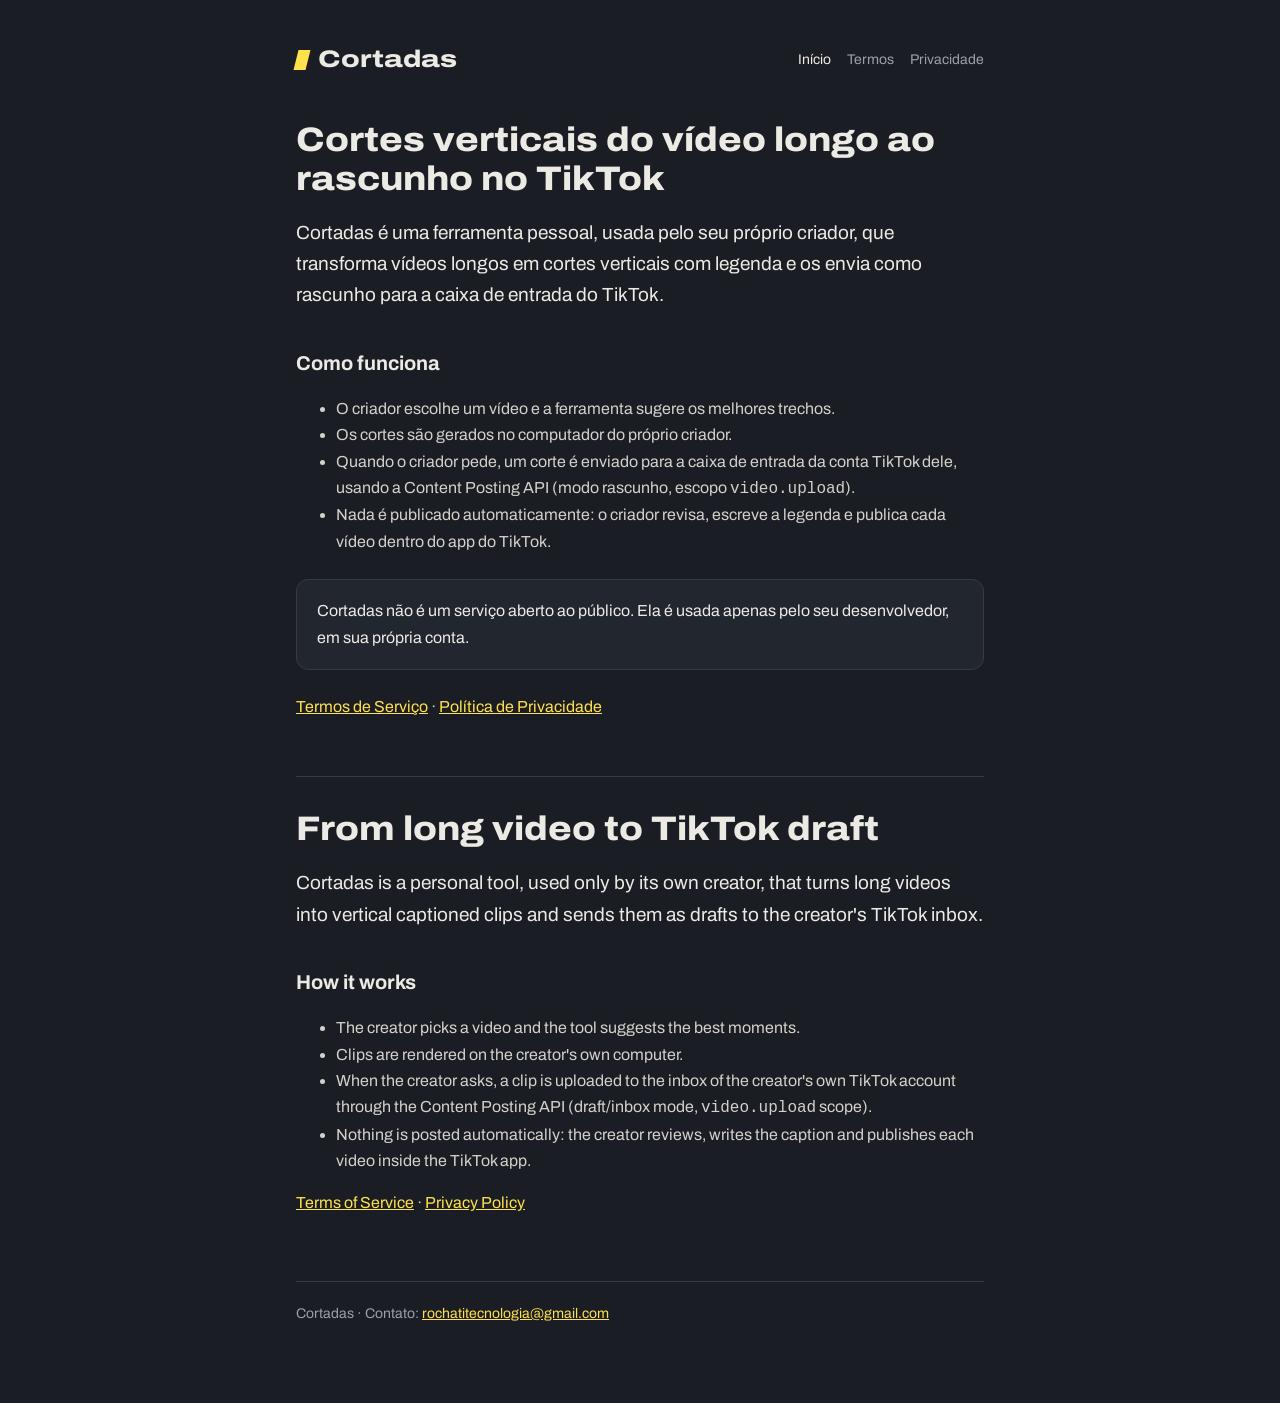
<file: index.html>
<!doctype html><html lang="pt-BR"><head><meta charset="utf-8"><meta name="viewport" content="width=device-width,initial-scale=1"><link href="https://fonts.googleapis.com/css2?family=Archivo:wdth,wght@62..125,400..800&display=swap" rel="stylesheet"><link rel="stylesheet" href="style.css"><title>Cortadas</title><meta name="description" content="Ferramenta pessoal que transforma vídeos longos em cortes verticais e envia para a caixa de entrada do TikTok."></head><body><div class="wrap">
<header><a class="brand" href="./"><i aria-hidden="true"></i>Cortadas</a><nav><a href="./" aria-current="page">Início</a><a href="terms.html" >Termos</a><a href="privacy.html" >Privacidade</a></nav></header>
<h1>Cortes verticais do vídeo longo ao rascunho no TikTok</h1>
<p class="lead">Cortadas é uma ferramenta pessoal, usada pelo seu próprio criador, que transforma vídeos longos em cortes verticais com legenda e os envia como rascunho para a caixa de entrada do TikTok.</p>
<h2>Como funciona</h2>
<ul>
<li>O criador escolhe um vídeo e a ferramenta sugere os melhores trechos.</li>
<li>Os cortes são gerados no computador do próprio criador.</li>
<li>Quando o criador pede, um corte é enviado para a caixa de entrada da conta TikTok dele, usando a Content Posting API (modo rascunho, escopo <code>video.upload</code>).</li>
<li>Nada é publicado automaticamente: o criador revisa, escreve a legenda e publica cada vídeo dentro do app do TikTok.</li>
</ul>
<div class="box">Cortadas não é um serviço aberto ao público. Ela é usada apenas pelo seu desenvolvedor, em sua própria conta.</div>
<p><a href="terms.html">Termos de Serviço</a> · <a href="privacy.html">Política de Privacidade</a></p>

<section class="lang" lang="en">
<h1>From long video to TikTok draft</h1>
<p class="lead">Cortadas is a personal tool, used only by its own creator, that turns long videos into vertical captioned clips and sends them as drafts to the creator's TikTok inbox.</p>
<h2>How it works</h2>
<ul>
<li>The creator picks a video and the tool suggests the best moments.</li>
<li>Clips are rendered on the creator's own computer.</li>
<li>When the creator asks, a clip is uploaded to the inbox of the creator's own TikTok account through the Content Posting API (draft/inbox mode, <code>video.upload</code> scope).</li>
<li>Nothing is posted automatically: the creator reviews, writes the caption and publishes each video inside the TikTok app.</li>
</ul>
<p><a href="terms.html#en">Terms of Service</a> · <a href="privacy.html#en">Privacy Policy</a></p>
</section>
<footer>Cortadas · Contato: <a href="mailto:rochatitecnologia@gmail.com">rochatitecnologia@gmail.com</a></footer></div></body></html>
</file>
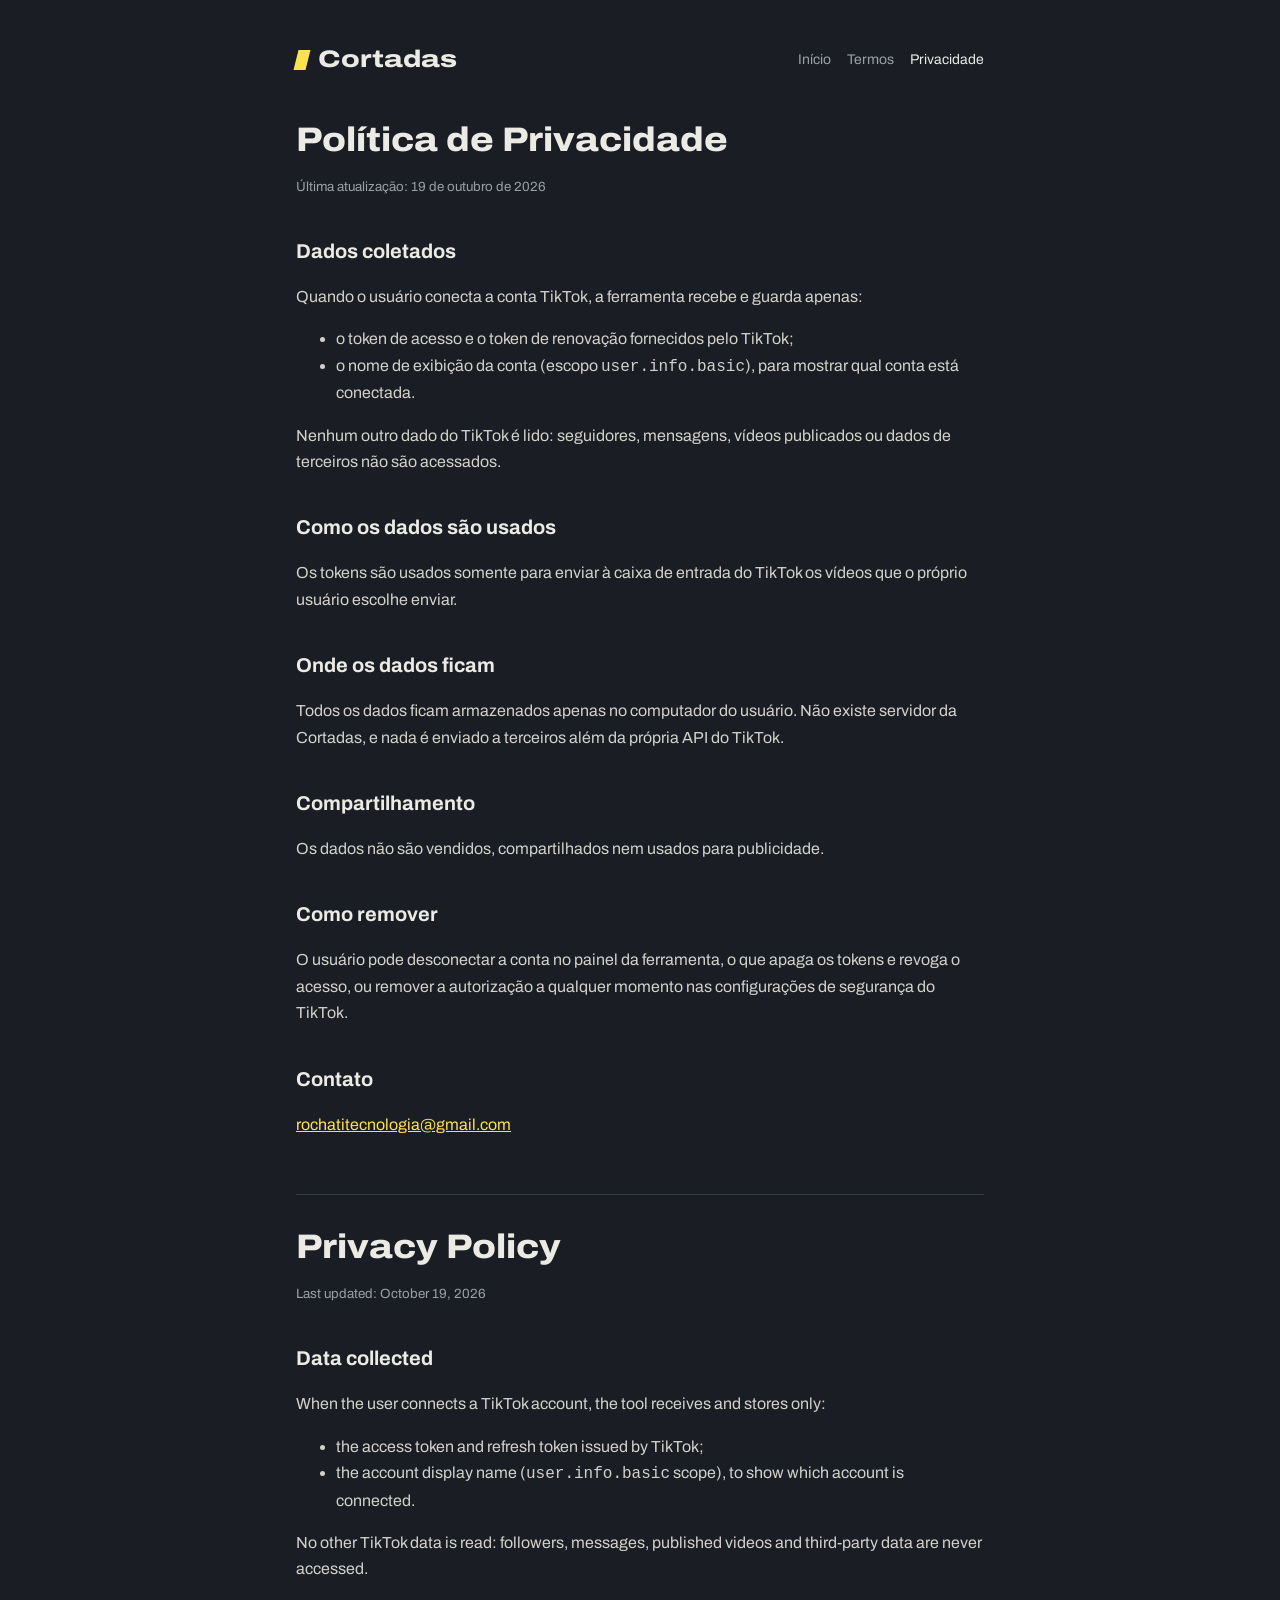
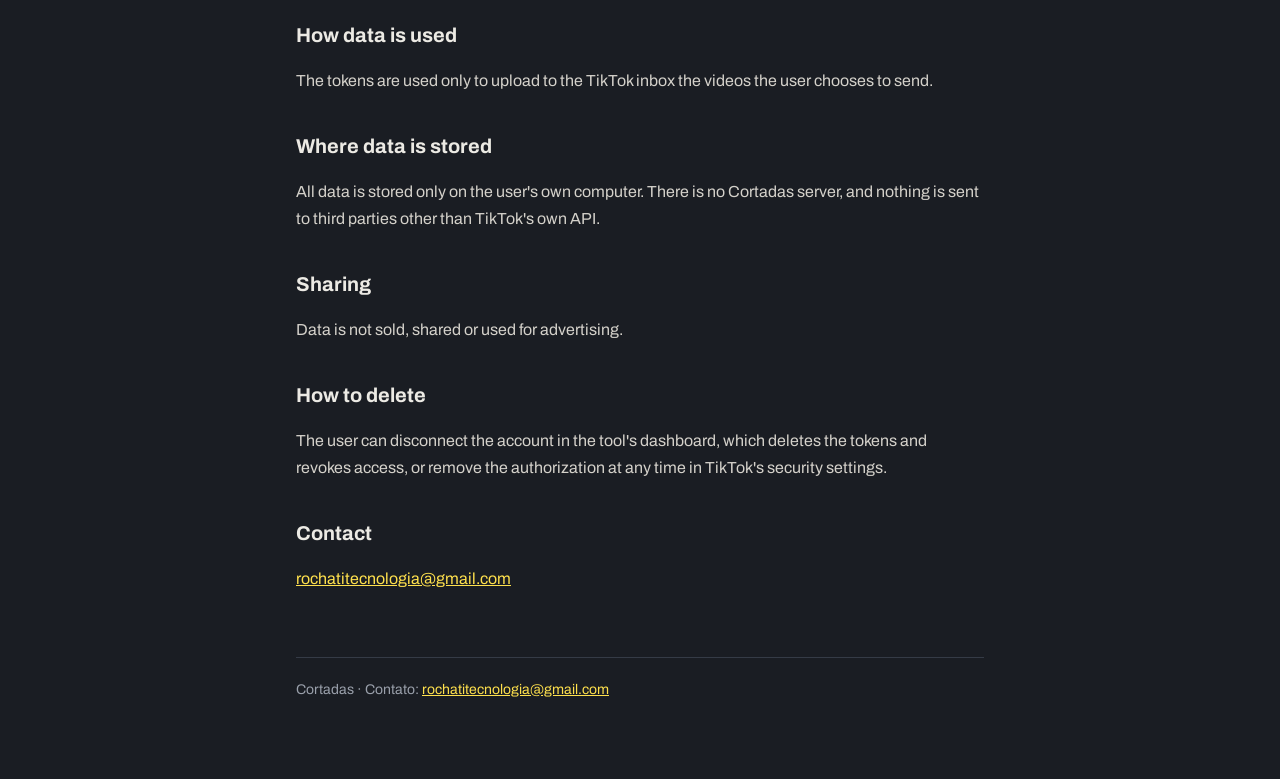
<file: privacy.html>
<!doctype html><html lang="pt-BR"><head><meta charset="utf-8"><meta name="viewport" content="width=device-width,initial-scale=1"><link href="https://fonts.googleapis.com/css2?family=Archivo:wdth,wght@62..125,400..800&display=swap" rel="stylesheet"><link rel="stylesheet" href="style.css"><title>Política de Privacidade · Cortadas</title></head><body><div class="wrap">
<header><a class="brand" href="./"><i aria-hidden="true"></i>Cortadas</a><nav><a href="./" >Início</a><a href="terms.html" >Termos</a><a href="privacy.html" aria-current="page">Privacidade</a></nav></header>
<h1>Política de Privacidade</h1><small>Última atualização: 19 de outubro de 2026</small>
<h2>Dados coletados</h2><p>Quando o usuário conecta a conta TikTok, a ferramenta recebe e guarda apenas:</p>
<ul><li>o token de acesso e o token de renovação fornecidos pelo TikTok;</li><li>o nome de exibição da conta (escopo <code>user.info.basic</code>), para mostrar qual conta está conectada.</li></ul>
<p>Nenhum outro dado do TikTok é lido: seguidores, mensagens, vídeos publicados ou dados de terceiros não são acessados.</p>
<h2>Como os dados são usados</h2><p>Os tokens são usados somente para enviar à caixa de entrada do TikTok os vídeos que o próprio usuário escolhe enviar.</p>
<h2>Onde os dados ficam</h2><p>Todos os dados ficam armazenados apenas no computador do usuário. Não existe servidor da Cortadas, e nada é enviado a terceiros além da própria API do TikTok.</p>
<h2>Compartilhamento</h2><p>Os dados não são vendidos, compartilhados nem usados para publicidade.</p>
<h2>Como remover</h2><p>O usuário pode desconectar a conta no painel da ferramenta, o que apaga os tokens e revoga o acesso, ou remover a autorização a qualquer momento nas configurações de segurança do TikTok.</p>
<h2>Contato</h2><p><a href="mailto:rochatitecnologia@gmail.com">rochatitecnologia@gmail.com</a></p>

<section class="lang" lang="en" id="en">
<h1>Privacy Policy</h1><small>Last updated: October 19, 2026</small>
<h2>Data collected</h2><p>When the user connects a TikTok account, the tool receives and stores only:</p>
<ul><li>the access token and refresh token issued by TikTok;</li><li>the account display name (<code>user.info.basic</code> scope), to show which account is connected.</li></ul>
<p>No other TikTok data is read: followers, messages, published videos and third-party data are never accessed.</p>
<h2>How data is used</h2><p>The tokens are used only to upload to the TikTok inbox the videos the user chooses to send.</p>
<h2>Where data is stored</h2><p>All data is stored only on the user's own computer. There is no Cortadas server, and nothing is sent to third parties other than TikTok's own API.</p>
<h2>Sharing</h2><p>Data is not sold, shared or used for advertising.</p>
<h2>How to delete</h2><p>The user can disconnect the account in the tool's dashboard, which deletes the tokens and revokes access, or remove the authorization at any time in TikTok's security settings.</p>
<h2>Contact</h2><p><a href="mailto:rochatitecnologia@gmail.com">rochatitecnologia@gmail.com</a></p>
</section>
<footer>Cortadas · Contato: <a href="mailto:rochatitecnologia@gmail.com">rochatitecnologia@gmail.com</a></footer></div></body></html>
</file>
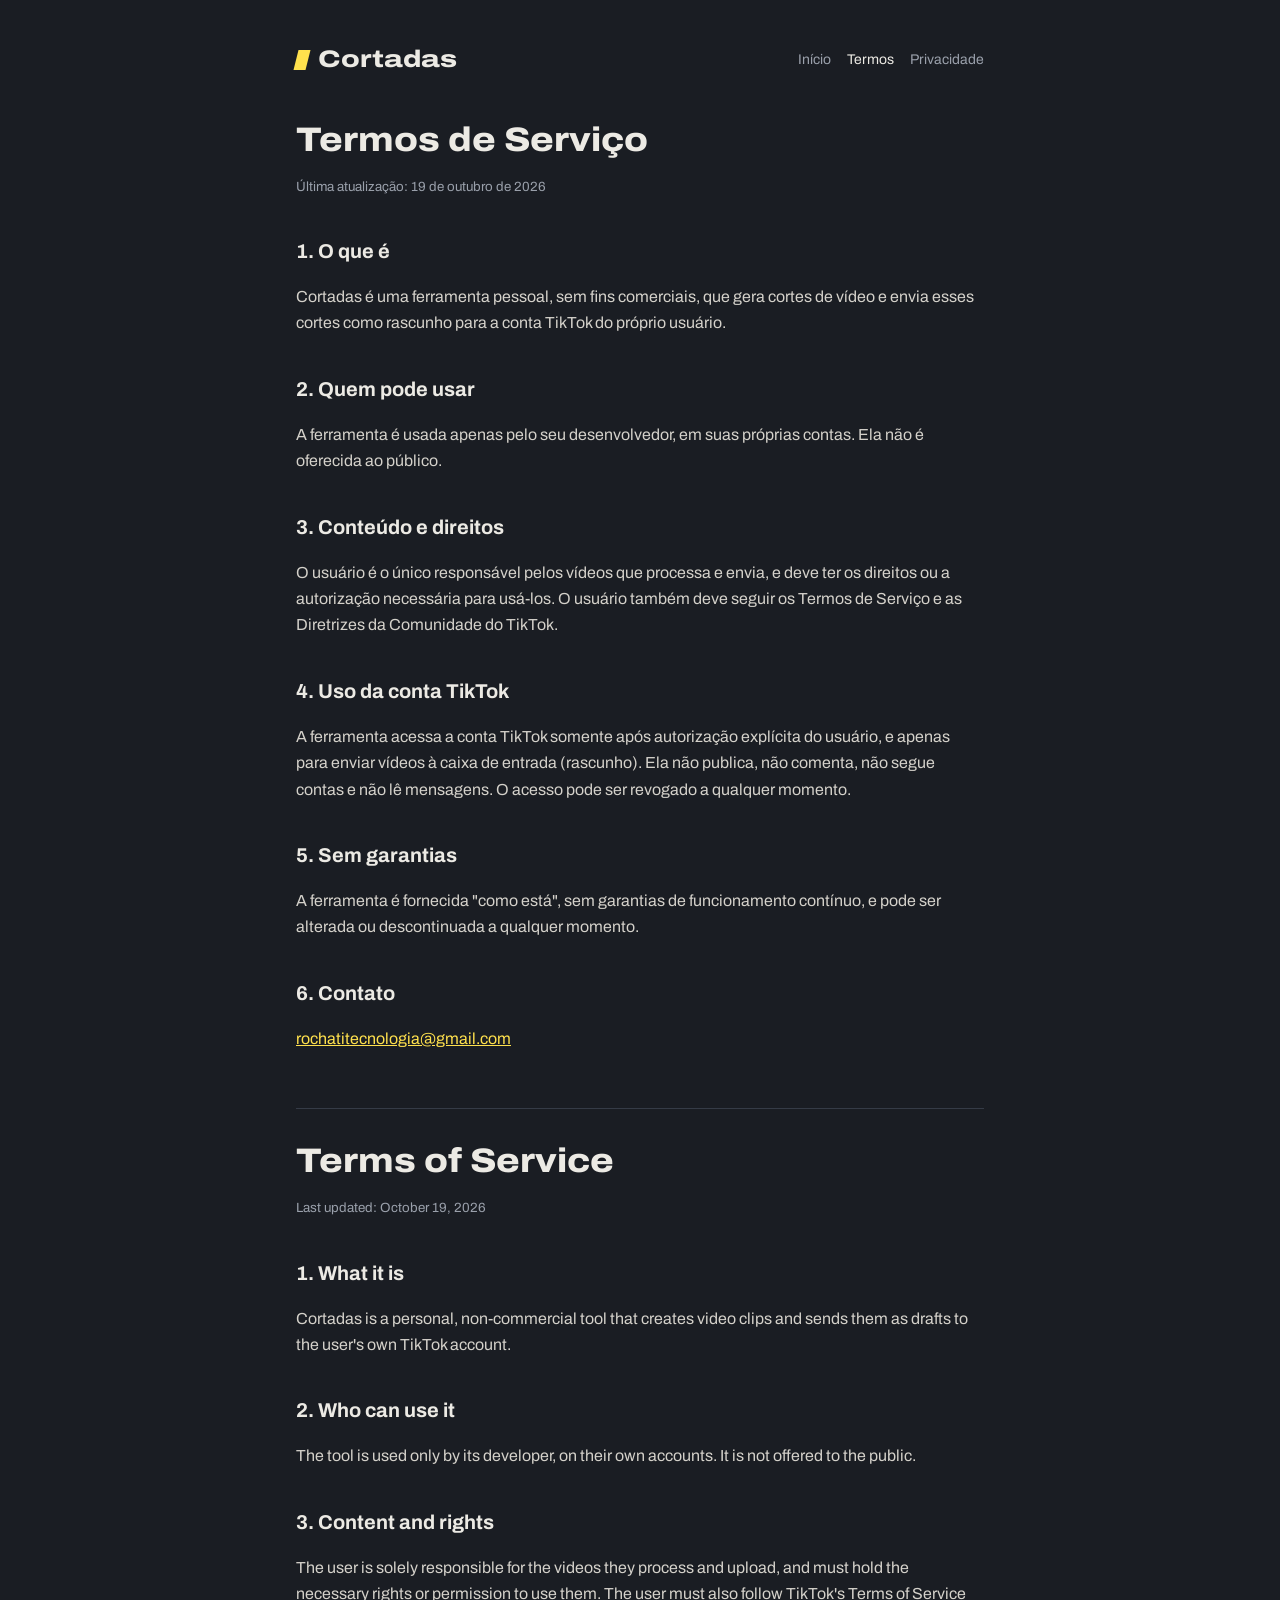
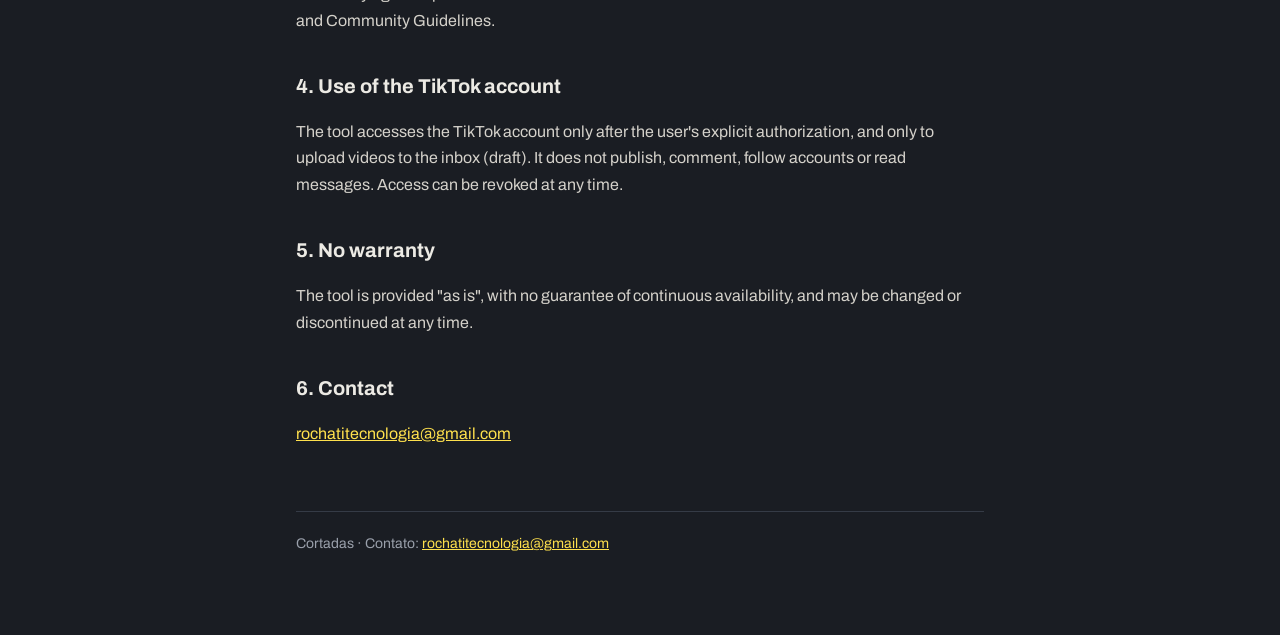
<file: terms.html>
<!doctype html><html lang="pt-BR"><head><meta charset="utf-8"><meta name="viewport" content="width=device-width,initial-scale=1"><link href="https://fonts.googleapis.com/css2?family=Archivo:wdth,wght@62..125,400..800&display=swap" rel="stylesheet"><link rel="stylesheet" href="style.css"><title>Termos de Serviço · Cortadas</title></head><body><div class="wrap">
<header><a class="brand" href="./"><i aria-hidden="true"></i>Cortadas</a><nav><a href="./" >Início</a><a href="terms.html" aria-current="page">Termos</a><a href="privacy.html" >Privacidade</a></nav></header>
<h1>Termos de Serviço</h1><small>Última atualização: 19 de outubro de 2026</small>
<h2>1. O que é</h2><p>Cortadas é uma ferramenta pessoal, sem fins comerciais, que gera cortes de vídeo e envia esses cortes como rascunho para a conta TikTok do próprio usuário.</p>
<h2>2. Quem pode usar</h2><p>A ferramenta é usada apenas pelo seu desenvolvedor, em suas próprias contas. Ela não é oferecida ao público.</p>
<h2>3. Conteúdo e direitos</h2><p>O usuário é o único responsável pelos vídeos que processa e envia, e deve ter os direitos ou a autorização necessária para usá-los. O usuário também deve seguir os Termos de Serviço e as Diretrizes da Comunidade do TikTok.</p>
<h2>4. Uso da conta TikTok</h2><p>A ferramenta acessa a conta TikTok somente após autorização explícita do usuário, e apenas para enviar vídeos à caixa de entrada (rascunho). Ela não publica, não comenta, não segue contas e não lê mensagens. O acesso pode ser revogado a qualquer momento.</p>
<h2>5. Sem garantias</h2><p>A ferramenta é fornecida "como está", sem garantias de funcionamento contínuo, e pode ser alterada ou descontinuada a qualquer momento.</p>
<h2>6. Contato</h2><p><a href="mailto:rochatitecnologia@gmail.com">rochatitecnologia@gmail.com</a></p>

<section class="lang" lang="en" id="en">
<h1>Terms of Service</h1><small>Last updated: October 19, 2026</small>
<h2>1. What it is</h2><p>Cortadas is a personal, non-commercial tool that creates video clips and sends them as drafts to the user's own TikTok account.</p>
<h2>2. Who can use it</h2><p>The tool is used only by its developer, on their own accounts. It is not offered to the public.</p>
<h2>3. Content and rights</h2><p>The user is solely responsible for the videos they process and upload, and must hold the necessary rights or permission to use them. The user must also follow TikTok's Terms of Service and Community Guidelines.</p>
<h2>4. Use of the TikTok account</h2><p>The tool accesses the TikTok account only after the user's explicit authorization, and only to upload videos to the inbox (draft). It does not publish, comment, follow accounts or read messages. Access can be revoked at any time.</p>
<h2>5. No warranty</h2><p>The tool is provided "as is", with no guarantee of continuous availability, and may be changed or discontinued at any time.</p>
<h2>6. Contact</h2><p><a href="mailto:rochatitecnologia@gmail.com">rochatitecnologia@gmail.com</a></p>
</section>
<footer>Cortadas · Contato: <a href="mailto:rochatitecnologia@gmail.com">rochatitecnologia@gmail.com</a></footer></div></body></html>
</file>
<file: style.css>
:root{--bg:#1a1d23;--panel:#22262e;--line:#353b46;--tx:#eceae4;--mut:#9aa0ab;--cut:#ffe14d}
*{box-sizing:border-box}
body{margin:0;background:var(--bg);color:var(--tx);font:16px/1.65 "Archivo",system-ui,sans-serif}
a{color:var(--cut)}
.wrap{max-width:720px;margin:0 auto;padding:40px 16px 80px}
header{display:flex;align-items:center;justify-content:space-between;gap:12px;flex-wrap:wrap;margin-bottom:40px}
.brand{font-size:24px;font-weight:800;font-variation-settings:"wdth" 125;display:flex;align-items:center;gap:10px;color:var(--tx);text-decoration:none}
.brand i{display:inline-block;width:12px;height:20px;background:var(--cut);transform:skewX(-14deg)}
nav{display:flex;gap:16px;font-size:14px}nav a{color:var(--mut);text-decoration:none}nav a:hover,nav a[aria-current]{color:var(--tx)}
h1{font-size:34px;line-height:1.15;margin:0 0 14px;font-weight:800;font-variation-settings:"wdth" 112}
h2{font-size:20px;margin:36px 0 8px;font-weight:700}
p,li{color:#d4d1ca}.lead{font-size:19px;color:var(--tx)}
.lang{border-top:1px solid var(--line);margin-top:56px;padding-top:32px}
.box{background:var(--panel);border:1px solid var(--line);border-radius:12px;padding:18px 20px;margin:24px 0}
footer{margin-top:64px;font-size:14px;color:var(--mut);border-top:1px solid var(--line);padding-top:20px}
small{color:var(--mut)}
</file>
